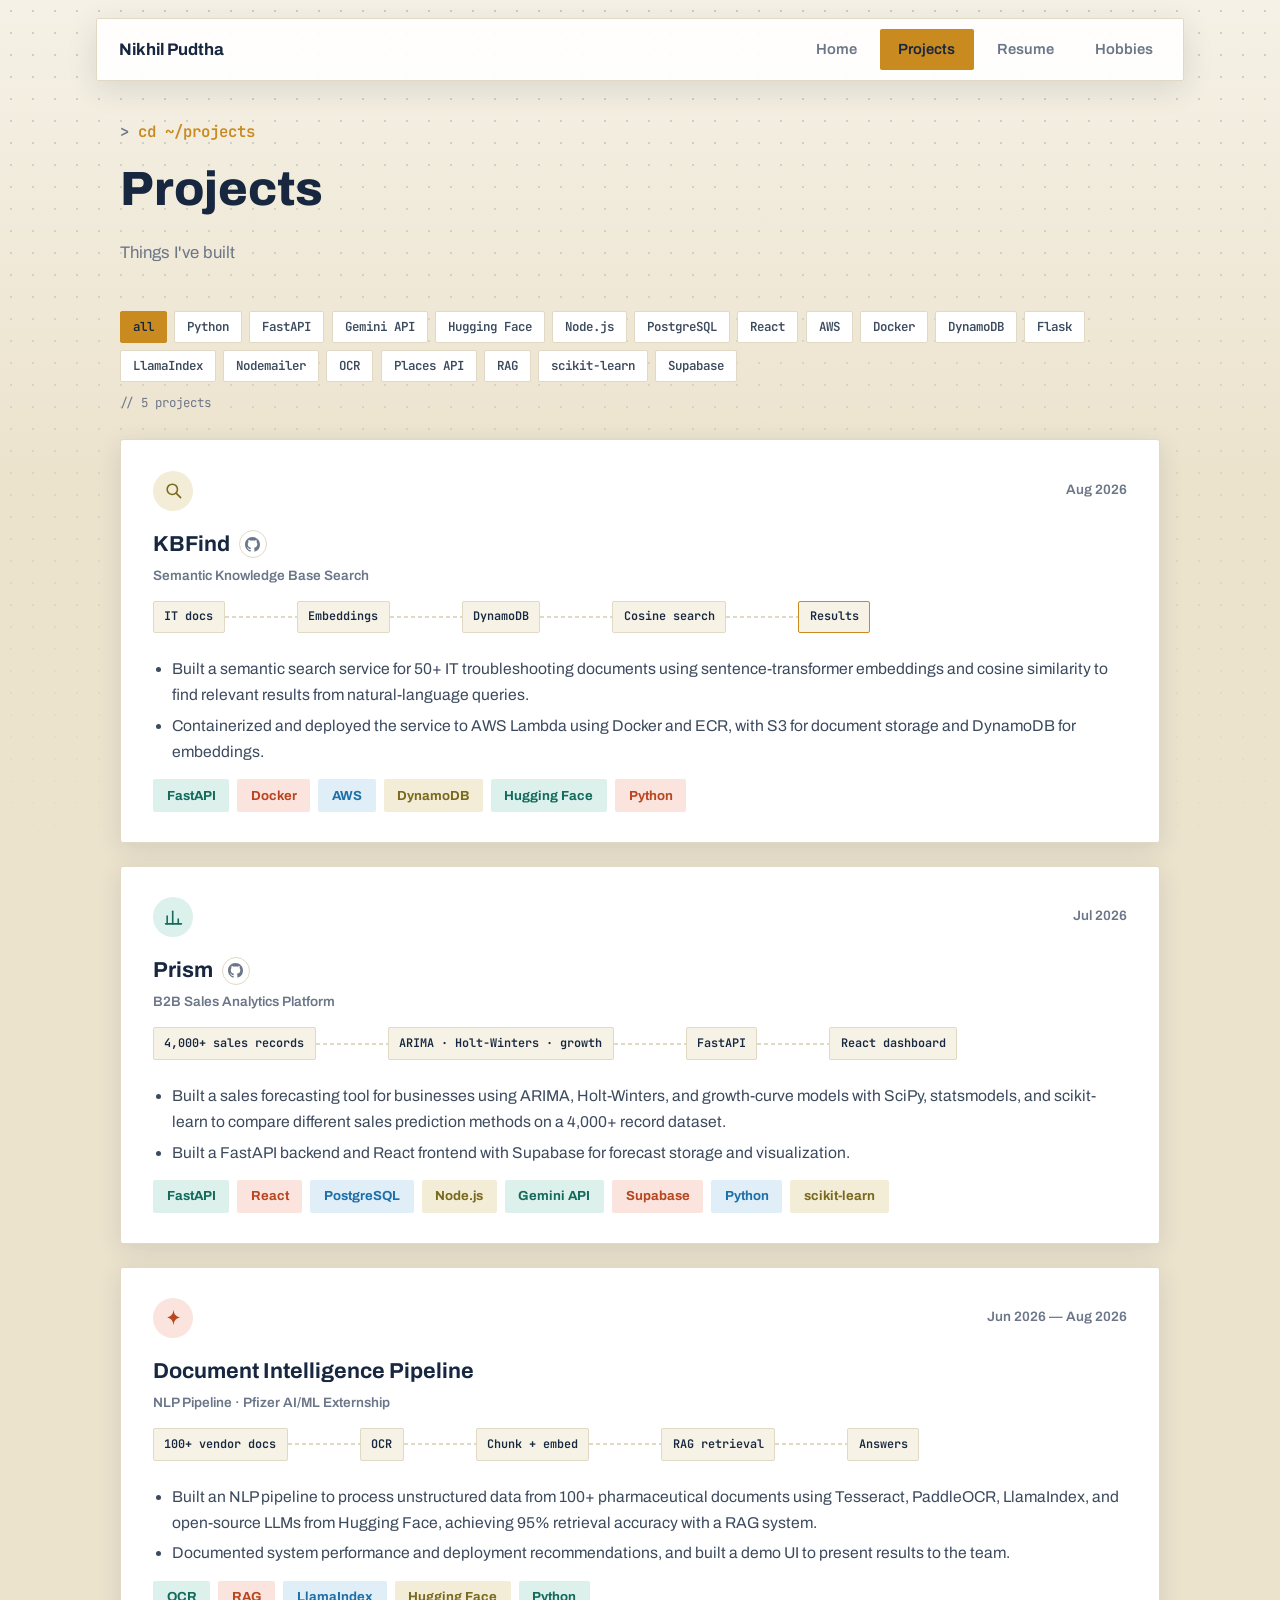
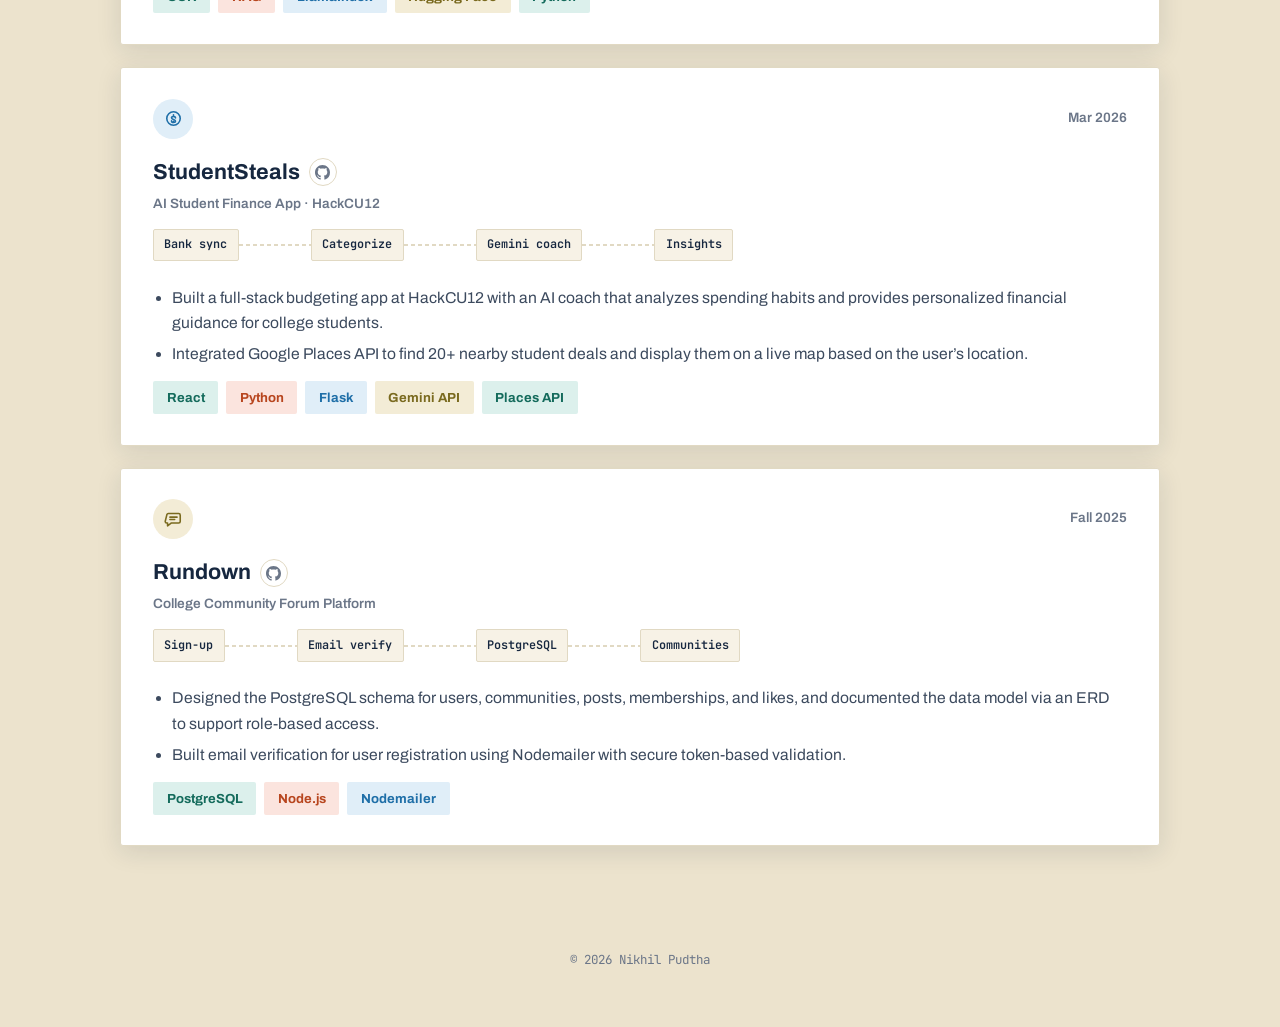
<file: projects.html>
<!doctype html>
<html lang="en">
<head>
  <meta charset="utf-8">
  <meta name="viewport" content="width=device-width, initial-scale=1">
  <title>Projects — Nikhil Pudtha</title>
  <meta name="description" content="Things Nikhil Pudtha has built.">
  <link rel="preconnect" href="https://fonts.googleapis.com">
  <link rel="preconnect" href="https://fonts.gstatic.com" crossorigin>
  <link href="https://fonts.googleapis.com/css2?family=Archivo:ital,wght@0,400;0,500;0,600;0,700;0,800;1,400&family=JetBrains+Mono:wght@500;600&display=swap" rel="stylesheet">
  <link rel="stylesheet" href="style.css">
  <script src="main.js" defer></script>
</head>
<body>

  <svg viewBox="0 0 24 24" width="0" height="0" style="position:absolute">
    <defs>
      <g id="ico-chart" fill="none" stroke="currentColor" stroke-width="2" stroke-linecap="round" stroke-linejoin="round">
        <line x1="4" y1="20" x2="4" y2="10"></line>
        <line x1="11" y1="20" x2="11" y2="4"></line>
        <line x1="18" y1="20" x2="18" y2="14"></line>
        <line x1="2" y1="20" x2="22" y2="20"></line>
      </g>
      <g id="ico-spark" fill="currentColor" stroke="none">
        <path d="M12 2 C12.6 7.2 13.8 10.2 20 12 C13.8 13.8 12.6 16.8 12 22 C11.4 16.8 10.2 13.8 4 12 C10.2 10.2 11.4 7.2 12 2 Z"></path>
      </g>
      <g id="ico-coin" fill="none" stroke="currentColor" stroke-width="2" stroke-linecap="round" stroke-linejoin="round">
        <circle cx="12" cy="12" r="8.5"></circle>
        <path d="M9.5 15c0 1.1 1.1 2 2.5 2s2.5-.7 2.5-1.8c0-2.6-5-1.4-5-4 0-1.1 1.1-1.8 2.5-1.8s2.5.9 2.5 2"></path>
        <line x1="12" y1="7.3" x2="12" y2="8.4"></line>
        <line x1="12" y1="15.6" x2="12" y2="16.7"></line>
      </g>
      <g id="ico-chat" fill="none" stroke="currentColor" stroke-width="2" stroke-linecap="round" stroke-linejoin="round">
        <path d="M3.5 6.5A2 2 0 0 1 5.5 4.5h13a2 2 0 0 1 2 2v8a2 2 0 0 1-2 2H9l-4.5 3.5V16.5h-1a2 2 0 0 1-2-2Z"></path>
        <line x1="7.5" y1="9" x2="16.5" y2="9"></line>
        <line x1="7.5" y1="12" x2="13.5" y2="12"></line>
      </g>
      <g id="ico-search" fill="none" stroke="currentColor" stroke-width="2" stroke-linecap="round" stroke-linejoin="round">
        <circle cx="10.5" cy="10.5" r="6.5"></circle>
        <line x1="15.3" y1="15.3" x2="21" y2="21"></line>
      </g>
      <g id="ico-github-mark" fill="currentColor" stroke="none">
        <path d="M8 0C3.58 0 0 3.58 0 8c0 3.54 2.29 6.53 5.47 7.59.4.07.55-.17.55-.38 0-.19-.01-.82-.01-1.49-2.01.37-2.53-.49-2.69-.94-.09-.23-.48-.94-.82-1.13-.28-.15-.68-.52-.01-.53.63-.01 1.08.58 1.23.82.72 1.21 1.87.87 2.33.66.07-.52.28-.87.51-1.07-1.78-.2-3.64-.89-3.64-3.95 0-.87.31-1.59.82-2.15-.08-.2-.36-1.02.08-2.12 0 0 .67-.21 2.2.82.64-.18 1.32-.27 2-.27.68 0 1.36.09 2 .27 1.53-1.04 2.2-.82 2.2-.82.44 1.1.16 1.92.08 2.12.51.56.82 1.27.82 2.15 0 3.07-1.87 3.75-3.65 3.95.29.25.54.73.54 1.48 0 1.07-.01 1.93-.01 2.2 0 .21.15.46.55.38A8.013 8.013 0 0 0 16 8c0-4.42-3.58-8-8-8z"></path>
      </g>
    </defs>
  </svg>

  <header class="navbar">
    <nav class="navpill">
      <a class="brand" href="index.html">Nikhil Pudtha</a>
      <ul class="navlinks">
        <li><a href="index.html">Home</a></li>
        <li><a href="projects.html" aria-current="page">Projects</a></li>
        <li><a href="resume.html">Resume</a></li>
        <li><a href="hobbies.html">Hobbies</a></li>
      </ul>
    </nav>
  </header>

  <main>
    <div class="wrap">
      <div class="page-head">
        <div class="eyebrow"><span class="eyebrow-prompt">&gt;</span> cd ~/projects</div>
        <h2 class="page-title">Projects</h2>
        <p class="page-sub">Things I've built</p>
      </div>

      <div class="stack-filter" role="toolbar" aria-label="Filter projects by technology"></div>

      <div class="project-list">

        <article class="project-card">
          <div class="project-top">
            <span class="icon-circle ic-4"><svg viewBox="0 0 24 24"><use href="#ico-search"></use></svg></span>
            <span class="project-date">Aug 2026</span>
          </div>
          <div class="project-title-row">
            <h3>KBFind</h3>
            <a class="gh-link" href="https://github.com/nipu345/KBFind" target="_blank" rel="noopener noreferrer" aria-label="View KBFind on GitHub"><svg viewBox="0 0 16 16" width="15" height="15"><use href="#ico-github-mark"></use></svg></a>
          </div>
          <div class="project-kicker">Semantic Knowledge Base Search</div>
          <div class="pipeline" data-stages="IT docs|Embeddings|DynamoDB|Cosine search|Results"></div>
          <ul>
            <li>Built a semantic search service for 50+ IT troubleshooting documents using sentence-transformer embeddings and cosine similarity to find relevant results from natural-language queries.</li>
            <li>Containerized and deployed the service to AWS Lambda using Docker and ECR, with S3 for document storage and DynamoDB for embeddings.</li>
          </ul>
          <div class="tags">
            <span class="tag" style="background:var(--tag1-bg);color:var(--tag1-text)">FastAPI</span>
            <span class="tag" style="background:var(--tag2-bg);color:var(--tag2-text)">Docker</span>
            <span class="tag" style="background:var(--tag3-bg);color:var(--tag3-text)">AWS</span>
            <span class="tag" style="background:var(--tag4-bg);color:var(--tag4-text)">DynamoDB</span>
            <span class="tag" style="background:var(--tag1-bg);color:var(--tag1-text)">Hugging Face</span>
            <span class="tag" style="background:var(--tag2-bg);color:var(--tag2-text)">Python</span>
          </div>
        </article>

        <article class="project-card">
          <div class="project-top">
            <span class="icon-circle ic-1"><svg viewBox="0 0 24 24"><use href="#ico-chart"></use></svg></span>
            <span class="project-date">Jul 2026</span>
          </div>
          <div class="project-title-row">
            <h3>Prism</h3>
            <a class="gh-link" href="https://github.com/nipu345/prism" target="_blank" rel="noopener noreferrer" aria-label="View Prism on GitHub"><svg viewBox="0 0 16 16" width="15" height="15"><use href="#ico-github-mark"></use></svg></a>
          </div>
          <div class="project-kicker">B2B Sales Analytics Platform</div>
          <div class="pipeline" data-stages="4,000+ sales records|ARIMA · Holt-Winters · growth|FastAPI|React dashboard"></div>
          <ul>
            <li>Built a sales forecasting tool for businesses using ARIMA, Holt-Winters, and growth-curve models with SciPy, statsmodels, and scikit-learn to compare different sales prediction methods on a 4,000+ record dataset.</li>
            <li>Built a FastAPI backend and React frontend with Supabase for forecast storage and visualization.</li>
          </ul>
          <div class="tags">
            <span class="tag" style="background:var(--tag1-bg);color:var(--tag1-text)">FastAPI</span>
            <span class="tag" style="background:var(--tag2-bg);color:var(--tag2-text)">React</span>
            <span class="tag" style="background:var(--tag3-bg);color:var(--tag3-text)">PostgreSQL</span>
            <span class="tag" style="background:var(--tag4-bg);color:var(--tag4-text)">Node.js</span>
            <span class="tag" style="background:var(--tag1-bg);color:var(--tag1-text)">Gemini API</span>
            <span class="tag" style="background:var(--tag2-bg);color:var(--tag2-text)">Supabase</span>
            <span class="tag" style="background:var(--tag3-bg);color:var(--tag3-text)">Python</span>
            <span class="tag" style="background:var(--tag4-bg);color:var(--tag4-text)">scikit-learn</span>
          </div>
        </article>

        <article class="project-card">
          <div class="project-top">
            <span class="icon-circle ic-2"><svg viewBox="0 0 24 24"><use href="#ico-spark"></use></svg></span>
            <span class="project-date">Jun 2026 — Aug 2026</span>
          </div>
          <div class="project-title-row">
            <h3>Document Intelligence Pipeline</h3>
          </div>
          <div class="project-kicker">NLP Pipeline &middot; Pfizer AI/ML Externship</div>
          <div class="pipeline" data-stages="100+ vendor docs|OCR|Chunk + embed|RAG retrieval|Answers"></div>
          <ul>
            <li>Built an NLP pipeline to process unstructured data from 100+ pharmaceutical documents using Tesseract, PaddleOCR, LlamaIndex, and open-source LLMs from Hugging Face, achieving 95% retrieval accuracy with a RAG system.</li>
            <li>Documented system performance and deployment recommendations, and built a demo UI to present results to the team.</li>
          </ul>
          <div class="tags">
            <span class="tag" style="background:var(--tag1-bg);color:var(--tag1-text)">OCR</span>
            <span class="tag" style="background:var(--tag2-bg);color:var(--tag2-text)">RAG</span>
            <span class="tag" style="background:var(--tag3-bg);color:var(--tag3-text)">LlamaIndex</span>
            <span class="tag" style="background:var(--tag4-bg);color:var(--tag4-text)">Hugging Face</span>
            <span class="tag" style="background:var(--tag1-bg);color:var(--tag1-text)">Python</span>
          </div>
        </article>

        <article class="project-card">
          <div class="project-top">
            <span class="icon-circle ic-3"><svg viewBox="0 0 24 24"><use href="#ico-coin"></use></svg></span>
            <span class="project-date">Mar 2026</span>
          </div>
          <div class="project-title-row">
            <h3>StudentSteals</h3>
            <a class="gh-link" href="https://github.com/nipu345/StudentSteals" target="_blank" rel="noopener noreferrer" aria-label="View StudentSteals on GitHub"><svg viewBox="0 0 16 16" width="15" height="15"><use href="#ico-github-mark"></use></svg></a>
          </div>
          <div class="project-kicker">AI Student Finance App &middot; HackCU12</div>
          <div class="pipeline" data-stages="Bank sync|Categorize|Gemini coach|Insights"></div>
          <ul>
            <li>Built a full-stack budgeting app at HackCU12 with an AI coach that analyzes spending habits and provides personalized financial guidance for college students.</li>
            <li>Integrated Google Places API to find 20+ nearby student deals and display them on a live map based on the user&rsquo;s location.</li>
          </ul>
          <div class="tags">
            <span class="tag" style="background:var(--tag1-bg);color:var(--tag1-text)">React</span>
            <span class="tag" style="background:var(--tag2-bg);color:var(--tag2-text)">Python</span>
            <span class="tag" style="background:var(--tag3-bg);color:var(--tag3-text)">Flask</span>
            <span class="tag" style="background:var(--tag4-bg);color:var(--tag4-text)">Gemini API</span>
            <span class="tag" style="background:var(--tag1-bg);color:var(--tag1-text)">Places API</span>
          </div>
        </article>

        <article class="project-card">
          <div class="project-top">
            <span class="icon-circle ic-4"><svg viewBox="0 0 24 24"><use href="#ico-chat"></use></svg></span>
            <span class="project-date">Fall 2025</span>
          </div>
          <div class="project-title-row">
            <h3>Rundown</h3>
            <a class="gh-link" href="https://github.com/nipu345/Rundown" target="_blank" rel="noopener noreferrer" aria-label="View Rundown on GitHub"><svg viewBox="0 0 16 16" width="15" height="15"><use href="#ico-github-mark"></use></svg></a>
          </div>
          <div class="project-kicker">College Community Forum Platform</div>
          <div class="pipeline" data-stages="Sign-up|Email verify|PostgreSQL|Communities"></div>
          <ul>
            <li>Designed the PostgreSQL schema for users, communities, posts, memberships, and likes, and documented the data model via an ERD to support role-based access.</li>
            <li>Built email verification for user registration using Nodemailer with secure token-based validation.</li>
          </ul>
          <div class="tags">
            <span class="tag" style="background:var(--tag1-bg);color:var(--tag1-text)">PostgreSQL</span>
            <span class="tag" style="background:var(--tag2-bg);color:var(--tag2-text)">Node.js</span>
            <span class="tag" style="background:var(--tag3-bg);color:var(--tag3-text)">Nodemailer</span>
          </div>
        </article>

      </div>
    </div>

    <footer>&copy; 2026 Nikhil Pudtha</footer>
  </main>

</body>
</html>
</file>
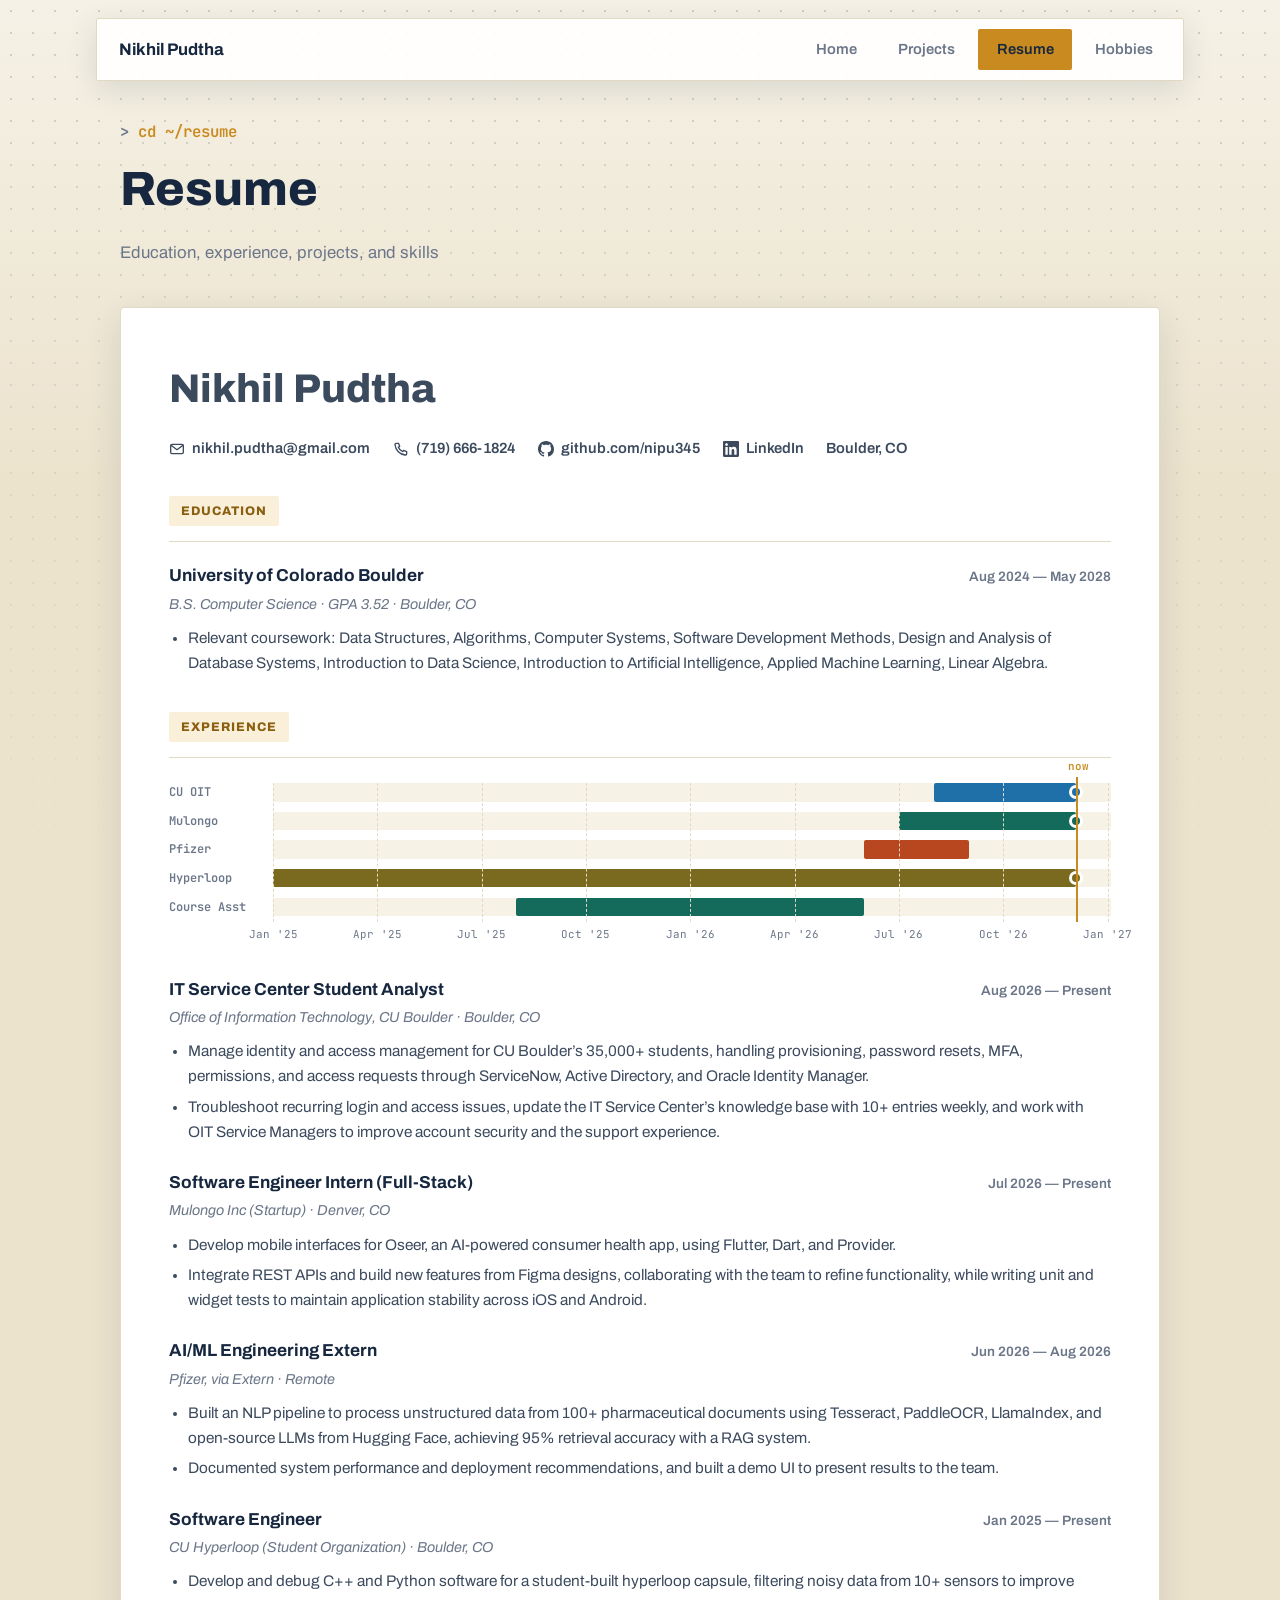
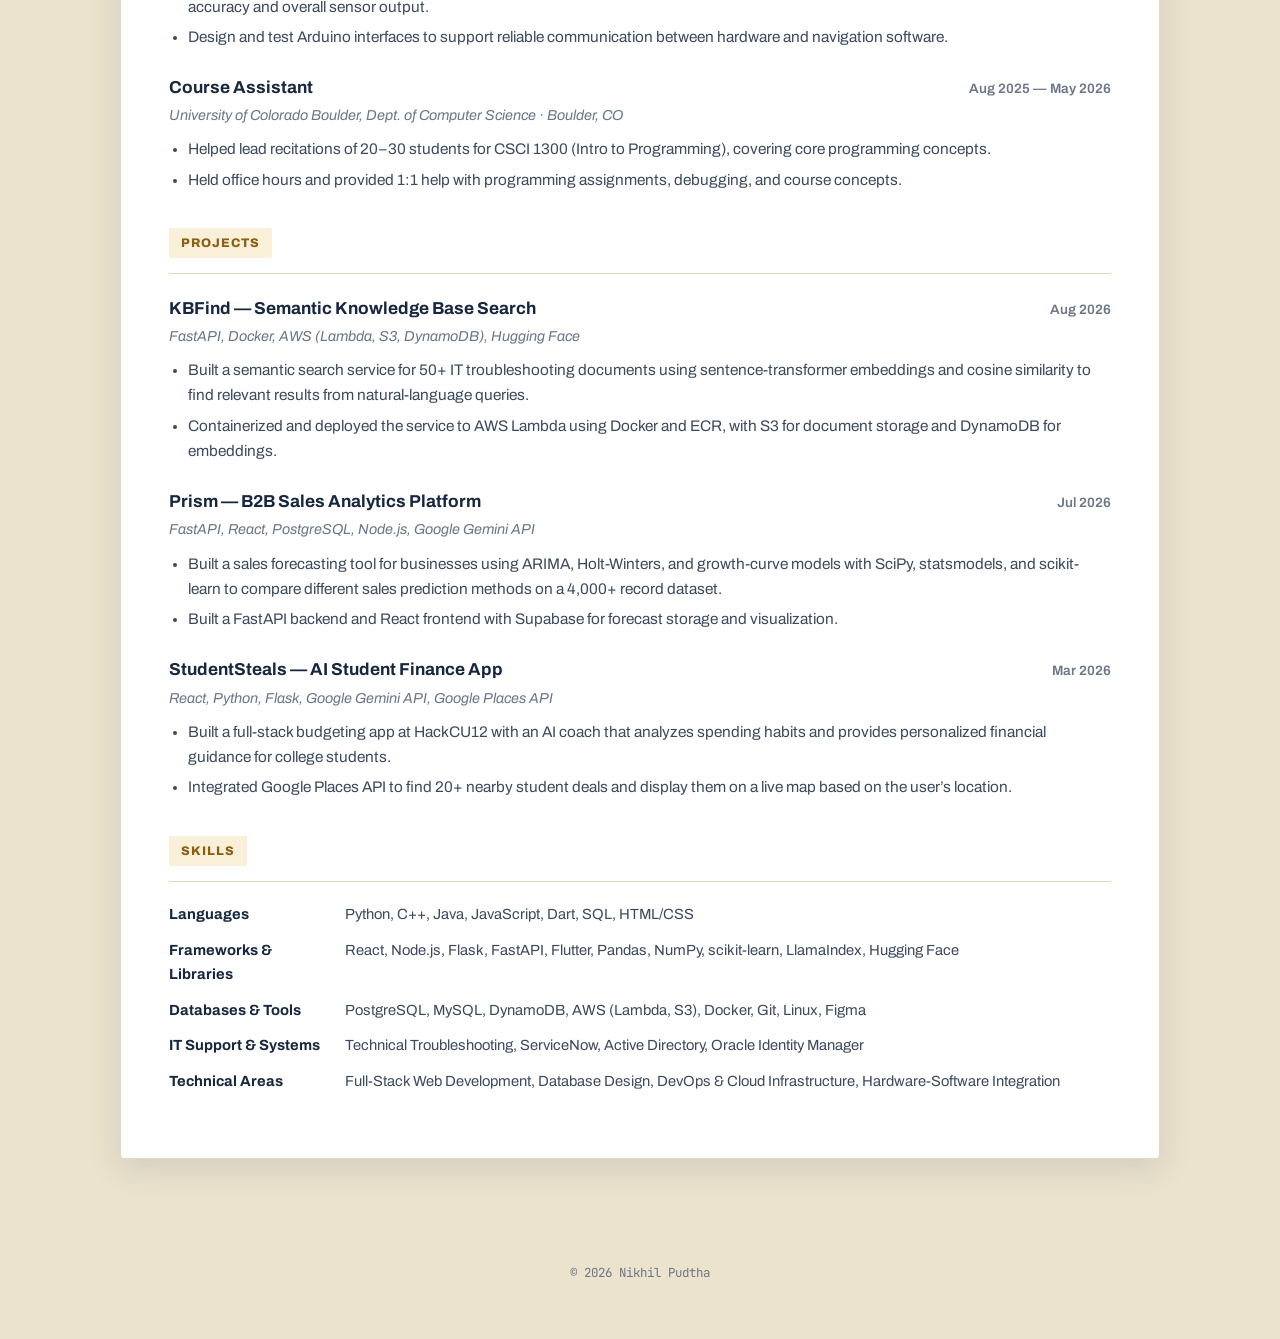
<file: resume.html>
<!doctype html>
<html lang="en">
<head>
  <meta charset="utf-8">
  <meta name="viewport" content="width=device-width, initial-scale=1">
  <title>Resume — Nikhil Pudtha</title>
  <meta name="description" content="Education, experience, and skills for Nikhil Pudtha.">
  <link rel="preconnect" href="https://fonts.googleapis.com">
  <link rel="preconnect" href="https://fonts.gstatic.com" crossorigin>
  <link href="https://fonts.googleapis.com/css2?family=Archivo:ital,wght@0,400;0,500;0,600;0,700;0,800;1,400&family=JetBrains+Mono:wght@500;600&display=swap" rel="stylesheet">
  <link rel="stylesheet" href="style.css">
  <script src="main.js" defer></script>
</head>
<body>

  <svg viewBox="0 0 24 24" width="0" height="0" style="position:absolute">
    <defs>
      <g id="ico-mail" fill="none" stroke="currentColor" stroke-width="2" stroke-linecap="round" stroke-linejoin="round">
        <rect x="2.5" y="5" width="19" height="14" rx="2"></rect>
        <polyline points="3,6.5 12,13 21,6.5"></polyline>
      </g>
      <g id="ico-phone" fill="none" stroke="currentColor" stroke-width="2" stroke-linecap="round" stroke-linejoin="round">
        <path d="M5 3.5h3.2L10 8l-2 1.4a12 12 0 0 0 6.6 6.6L16 14l4.5 1.8V19a2 2 0 0 1-2.2 2A17 17 0 0 1 3 5.7 2 2 0 0 1 5 3.5Z"></path>
      </g>
      <g id="ico-github-mark" fill="currentColor" stroke="none">
        <path d="M8 0C3.58 0 0 3.58 0 8c0 3.54 2.29 6.53 5.47 7.59.4.07.55-.17.55-.38 0-.19-.01-.82-.01-1.49-2.01.37-2.53-.49-2.69-.94-.09-.23-.48-.94-.82-1.13-.28-.15-.68-.52-.01-.53.63-.01 1.08.58 1.23.82.72 1.21 1.87.87 2.33.66.07-.52.28-.87.51-1.07-1.78-.2-3.64-.89-3.64-3.95 0-.87.31-1.59.82-2.15-.08-.2-.36-1.02.08-2.12 0 0 .67-.21 2.2.82.64-.18 1.32-.27 2-.27.68 0 1.36.09 2 .27 1.53-1.04 2.2-.82 2.2-.82.44 1.1.16 1.92.08 2.12.51.56.82 1.27.82 2.15 0 3.07-1.87 3.75-3.65 3.95.29.25.54.73.54 1.48 0 1.07-.01 1.93-.01 2.2 0 .21.15.46.55.38A8.013 8.013 0 0 0 16 8c0-4.42-3.58-8-8-8z"></path>
      </g>
      <g id="ico-profile" fill="none" stroke="currentColor" stroke-width="2" stroke-linecap="round" stroke-linejoin="round">
        <rect x="2.5" y="4.5" width="19" height="15" rx="2.2"></rect>
        <circle cx="9" cy="11" r="2.3"></circle>
        <path d="M5.5 17c0.6-2.2 2.2-3.3 3.5-3.3s2.9 1.1 3.5 3.3"></path>
        <line x1="15.5" y1="9.3" x2="18.5" y2="9.3"></line>
        <line x1="15.5" y1="12.2" x2="18.5" y2="12.2"></line>
      </g>
      <g id="ico-linkedin-mark" fill="currentColor" stroke="none">
        <path d="M20.447 20.452h-3.554v-5.569c0-1.328-.027-3.037-1.852-3.037-1.853 0-2.136 1.445-2.136 2.939v5.667H9.351V9h3.414v1.561h.046c.477-.9 1.637-1.85 3.37-1.85 3.601 0 4.267 2.37 4.267 5.455v6.286zM5.337 7.433c-1.144 0-2.063-.926-2.063-2.065 0-1.138.92-2.063 2.063-2.063 1.14 0 2.064.925 2.064 2.063 0 1.139-.925 2.065-2.064 2.065zm1.782 13.019H3.555V9h3.564v11.452zM22.225 0H1.771C.792 0 0 .774 0 1.729v20.542C0 23.227.792 24 1.771 24h20.451C23.2 24 24 23.227 24 22.271V1.729C24 .774 23.2 0 22.222 0h.003z"></path>
      </g>
    </defs>
  </svg>

  <header class="navbar">
    <nav class="navpill">
      <a class="brand" href="index.html">Nikhil Pudtha</a>
      <ul class="navlinks">
        <li><a href="index.html">Home</a></li>
        <li><a href="projects.html">Projects</a></li>
        <li><a href="resume.html" aria-current="page">Resume</a></li>
        <li><a href="hobbies.html">Hobbies</a></li>
      </ul>
    </nav>
  </header>

  <main>
    <div class="wrap">
      <div class="page-head" style="padding-bottom: 1.5rem;">
        <div class="eyebrow"><span class="eyebrow-prompt">&gt;</span> cd ~/resume</div>
        <h2 class="page-title">Resume</h2>
        <p class="page-sub">Education, experience, projects, and skills</p>
      </div>

      <div class="resume-card">
        <div class="resume-name">Nikhil Pudtha</div>
        <div class="resume-contact">
          <a href="mailto:nikhil.pudtha@gmail.com"><svg viewBox="0 0 24 24" width="16" height="16"><use href="#ico-mail"></use></svg>nikhil.pudtha@gmail.com</a>
          <a href="tel:+17196661824"><svg viewBox="0 0 24 24" width="16" height="16"><use href="#ico-phone"></use></svg>(719) 666-1824</a>
          <a href="https://github.com/nipu345" target="_blank" rel="noopener noreferrer"><svg viewBox="0 0 16 16" width="16" height="16"><use href="#ico-github-mark"></use></svg>github.com/nipu345</a>
          <a href="https://www.linkedin.com/in/nikhil-pudtha-5aa16b243" target="_blank" rel="noopener noreferrer"><svg viewBox="0 0 24 24" width="16" height="16"><use href="#ico-linkedin-mark"></use></svg>LinkedIn</a>
          <span>Boulder, CO</span>
        </div>

        <div class="r-section">
          <span class="r-label">Education</span>
          <hr class="r-divider">
          <div class="r-entry">
            <div class="r-entry-top">
              <span class="r-entry-title">University of Colorado Boulder</span>
              <span class="r-entry-date">Aug 2024 — May 2028</span>
            </div>
            <div class="r-entry-sub">B.S. Computer Science &middot; GPA 3.52 &middot; Boulder, CO</div>
            <ul>
              <li>Relevant coursework: Data Structures, Algorithms, Computer Systems, Software Development Methods, Design and Analysis of Database Systems, Introduction to Data Science, Introduction to Artificial Intelligence, Applied Machine Learning, Linear Algebra.</li>
            </ul>
          </div>
        </div>

        <div class="r-section">
          <span class="r-label">Experience</span>
          <hr class="r-divider">
          <div class="timeline" aria-hidden="true"></div>

          <div class="r-entry" data-start="2026-08" data-short="CU OIT" data-tag="3">
            <div class="r-entry-top">
              <span class="r-entry-title">IT Service Center Student Analyst</span>
              <span class="r-entry-date">Aug 2026 — Present</span>
            </div>
            <div class="r-entry-sub">Office of Information Technology, CU Boulder &middot; Boulder, CO</div>
            <ul>
              <li>Manage identity and access management for CU Boulder&rsquo;s 35,000+ students, handling provisioning, password resets, MFA, permissions, and access requests through ServiceNow, Active Directory, and Oracle Identity Manager.</li>
              <li>Troubleshoot recurring login and access issues, update the IT Service Center&rsquo;s knowledge base with 10+ entries weekly, and work with OIT Service Managers to improve account security and the support experience.</li>
            </ul>
          </div>

          <div class="r-entry" data-start="2026-07" data-short="Mulongo" data-tag="1">
            <div class="r-entry-top">
              <span class="r-entry-title">Software Engineer Intern (Full-Stack)</span>
              <span class="r-entry-date">Jul 2026 — Present</span>
            </div>
            <div class="r-entry-sub">Mulongo Inc (Startup) &middot; Denver, CO</div>
            <ul>
              <li>Develop mobile interfaces for Oseer, an AI-powered consumer health app, using Flutter, Dart, and Provider.</li>
              <li>Integrate REST APIs and build new features from Figma designs, collaborating with the team to refine functionality, while writing unit and widget tests to maintain application stability across iOS and Android.</li>
            </ul>
          </div>

          <div class="r-entry" data-start="2026-06" data-end="2026-08" data-short="Pfizer" data-tag="2">
            <div class="r-entry-top">
              <span class="r-entry-title">AI/ML Engineering Extern</span>
              <span class="r-entry-date">Jun 2026 — Aug 2026</span>
            </div>
            <div class="r-entry-sub">Pfizer, via Extern &middot; Remote</div>
            <ul>
              <li>Built an NLP pipeline to process unstructured data from 100+ pharmaceutical documents using Tesseract, PaddleOCR, LlamaIndex, and open-source LLMs from Hugging Face, achieving 95% retrieval accuracy with a RAG system.</li>
              <li>Documented system performance and deployment recommendations, and built a demo UI to present results to the team.</li>
            </ul>
          </div>

          <div class="r-entry" data-start="2025-01" data-short="Hyperloop" data-tag="4">
            <div class="r-entry-top">
              <span class="r-entry-title">Software Engineer</span>
              <span class="r-entry-date">Jan 2025 — Present</span>
            </div>
            <div class="r-entry-sub">CU Hyperloop (Student Organization) &middot; Boulder, CO</div>
            <ul>
              <li>Develop and debug C++ and Python software for a student-built hyperloop capsule, filtering noisy data from 10+ sensors to improve accuracy and overall sensor output.</li>
              <li>Design and test Arduino interfaces to support reliable communication between hardware and navigation software.</li>
            </ul>
          </div>

          <div class="r-entry" data-start="2025-08" data-end="2026-05" data-short="Course Asst" data-tag="1">
            <div class="r-entry-top">
              <span class="r-entry-title">Course Assistant</span>
              <span class="r-entry-date">Aug 2025 — May 2026</span>
            </div>
            <div class="r-entry-sub">University of Colorado Boulder, Dept. of Computer Science &middot; Boulder, CO</div>
            <ul>
              <li>Helped lead recitations of 20&ndash;30 students for CSCI 1300 (Intro to Programming), covering core programming concepts.</li>
              <li>Held office hours and provided 1:1 help with programming assignments, debugging, and course concepts.</li>
            </ul>
          </div>
        </div>

        <div class="r-section">
          <span class="r-label">Projects</span>
          <hr class="r-divider">

          <div class="r-entry">
            <div class="r-entry-top">
              <span class="r-entry-title">KBFind &mdash; Semantic Knowledge Base Search</span>
              <span class="r-entry-date">Aug 2026</span>
            </div>
            <div class="r-entry-sub">FastAPI, Docker, AWS (Lambda, S3, DynamoDB), Hugging Face</div>
            <ul>
              <li>Built a semantic search service for 50+ IT troubleshooting documents using sentence-transformer embeddings and cosine similarity to find relevant results from natural-language queries.</li>
              <li>Containerized and deployed the service to AWS Lambda using Docker and ECR, with S3 for document storage and DynamoDB for embeddings.</li>
            </ul>
          </div>

          <div class="r-entry">
            <div class="r-entry-top">
              <span class="r-entry-title">Prism &mdash; B2B Sales Analytics Platform</span>
              <span class="r-entry-date">Jul 2026</span>
            </div>
            <div class="r-entry-sub">FastAPI, React, PostgreSQL, Node.js, Google Gemini API</div>
            <ul>
              <li>Built a sales forecasting tool for businesses using ARIMA, Holt-Winters, and growth-curve models with SciPy, statsmodels, and scikit-learn to compare different sales prediction methods on a 4,000+ record dataset.</li>
              <li>Built a FastAPI backend and React frontend with Supabase for forecast storage and visualization.</li>
            </ul>
          </div>

          <div class="r-entry">
            <div class="r-entry-top">
              <span class="r-entry-title">StudentSteals &mdash; AI Student Finance App</span>
              <span class="r-entry-date">Mar 2026</span>
            </div>
            <div class="r-entry-sub">React, Python, Flask, Google Gemini API, Google Places API</div>
            <ul>
              <li>Built a full-stack budgeting app at HackCU12 with an AI coach that analyzes spending habits and provides personalized financial guidance for college students.</li>
              <li>Integrated Google Places API to find 20+ nearby student deals and display them on a live map based on the user&rsquo;s location.</li>
            </ul>
          </div>
        </div>

        <div class="r-section">
          <span class="r-label">Skills</span>
          <hr class="r-divider">
          <dl class="skills-grid">
            <dt>Languages</dt><dd>Python, C++, Java, JavaScript, Dart, SQL, HTML/CSS</dd>
            <dt>Frameworks &amp; Libraries</dt><dd>React, Node.js, Flask, FastAPI, Flutter, Pandas, NumPy, scikit-learn, LlamaIndex, Hugging Face</dd>
            <dt>Databases &amp; Tools</dt><dd>PostgreSQL, MySQL, DynamoDB, AWS (Lambda, S3), Docker, Git, Linux, Figma</dd>
            <dt>IT Support &amp; Systems</dt><dd>Technical Troubleshooting, ServiceNow, Active Directory, Oracle Identity Manager</dd>
            <dt>Technical Areas</dt><dd>Full-Stack Web Development, Database Design, DevOps &amp; Cloud Infrastructure, Hardware-Software Integration</dd>
          </dl>
        </div>
      </div>
    </div>

    <footer>&copy; 2026 Nikhil Pudtha</footer>
  </main>

</body>
</html>
</file>
<file: style.css>
/* =========================================================
   Nikhil Pudtha — Portfolio Stylesheet
   -----------------------------------------------------------
   This file controls colors, fonts, spacing and layout for
   every page. Page content (text, links) lives in the .html
   files — edit those for wording changes, edit this file for
   look-and-feel changes.

   Color / spacing values are defined once at the top as CSS
   variables (the --name: value; lines below) so you can retheme
   the whole site by changing a handful of lines.
   ========================================================= */

:root{
  /* ---- Light theme (default): warm sand + navy ink, mustard accent ---- */
  --bg-a: #f5f1e6;
  --bg-b: #ece3cd;
  --surface: #ffffff;
  --surface-2: #f7f2e6;
  --ink: #16273f;
  --text: #3c4a5e;
  --text-muted: #6b7688;
  --border: #e1d9c3;
  --shadow: rgba(22, 39, 63, 0.12);

  --accent: #c98a1f;
  --accent-hover: #ad750f;
  --accent-ink: #16273f;
  --accent-soft-bg: #faf0da;
  --accent-soft-text: #8a5f10;

  /* Tag / icon color rotation — used for badges, project tags,
     and icon circles so items read as a coordinated set */
  --tag1-bg: #dcf0ec; --tag1-text: #146b5c;
  --tag2-bg: #fbe4de; --tag2-text: #b8461f;
  --tag3-bg: #e0eef8; --tag3-text: #1f6fa8;
  --tag4-bg: #f3ecd6; --tag4-text: #7a6a1f;

  --sans: "Archivo", "Segoe UI", system-ui, sans-serif;
  --mono: "JetBrains Mono", ui-monospace, "SF Mono", Menlo, monospace;
  --radius-lg: 4px;
  --radius-md: 3px;
  --radius-sm: 2px;
}

/* ---- Dark theme: follows the visitor's OS/browser setting.
   Delete this whole block if you only ever want the light theme. ---- */
@media (prefers-color-scheme: dark){
  :root{
    --bg-a: #0f1b2d; --bg-b: #14243b;
    --surface: #16273f; --surface-2: #1b2e49;
    --ink: #f4f1e8; --text: #c4ccd8; --text-muted: #8695ab;
    --border: #26395a; --shadow: rgba(0,0,0,0.45);
    --accent: #e0a339; --accent-hover: #eeb454; --accent-ink: #16273f;
    --accent-soft-bg: #3a2f16; --accent-soft-text: #f0c368;
    --tag1-bg: #123a34; --tag1-text: #6cd9c5;
    --tag2-bg: #3a1f16; --tag2-text: #f0906b;
    --tag3-bg: #16283a; --tag3-text: #7ec0f0;
    --tag4-bg: #34301a; --tag4-text: #e0cf7a;
  }
}

*{ box-sizing: border-box; }
@media (prefers-reduced-motion: reduce){ *{ animation: none !important; transition: none !important; } }

/* Smooth cross-fade between pages (browsers without support just navigate normally) */
@view-transition{ navigation: auto; }
.navbar{ view-transition-name: navbar; }

body{
  margin: 0;
  background: linear-gradient(180deg, var(--bg-a), var(--bg-b) 480px, var(--bg-b));
  color: var(--text);
  font-family: var(--sans);
  font-size: 17px;
  line-height: 1.65;
  -webkit-font-smoothing: antialiased;
}
a{ color: inherit; }
::selection{ background: var(--accent); color: var(--accent-ink); }
img{ max-width: 100%; display: block; }

/* Faint dot grid behind the top of every page, fading out as you scroll down */
body::before{
  content: ""; position: absolute; inset: 0 0 auto; height: 900px; z-index: -1;
  background-image: radial-gradient(color-mix(in srgb, var(--text-muted) 30%, transparent) 1px, transparent 1.5px);
  background-size: 22px 22px;
  -webkit-mask-image: linear-gradient(180deg, #000, transparent);
          mask-image: linear-gradient(180deg, #000, transparent);
  pointer-events: none;
}
body{ position: relative; }

.wrap{ max-width: 68rem; margin: 0 auto; padding: 0 1.5rem; }

h1,h2,h3{ font-family: var(--sans); color: var(--ink); margin: 0; text-wrap: balance; }

/* ---------- NAV ---------- */
.navbar{
  position: sticky; top: 1.1rem; z-index: 50;
  display: flex; justify-content: center;
  padding: 0 1.5rem;
}
.navpill{
  width: 100%; max-width: 68rem;
  display: flex; align-items: center; justify-content: space-between;
  gap: 1rem;
  background: color-mix(in srgb, var(--surface) 92%, transparent);
  backdrop-filter: blur(14px);
  border: 1px solid var(--border);
  border-radius: var(--radius-sm);
  padding: 0.6rem 0.7rem 0.6rem 1.4rem;
  box-shadow: 0 8px 30px var(--shadow);
}
.brand{
  font-weight: 700; font-size: 1.05rem; color: var(--ink); text-decoration: none;
  white-space: nowrap;
}
.navlinks{ display: flex; gap: 0.3rem; list-style: none; margin: 0; padding: 0; }
.navlinks a{
  font-family: var(--sans);
  display: inline-block;
  font-size: 0.92rem; font-weight: 600; color: var(--text-muted);
  padding: 0.55rem 1.15rem; border-radius: var(--radius-sm);
  text-decoration: none;
  transition: background .15s ease, color .15s ease;
}
.navlinks a:hover{ color: var(--ink); }
.navlinks a[aria-current="page"]{ background: var(--accent); color: var(--accent-ink); }

main{ padding-top: 2.5rem; }

/* ---------- HOME / HERO ---------- */
.hero{
  padding: 3.5rem 0 4.5rem;
  display: grid; grid-template-columns: 1.15fr 0.85fr; gap: 3rem; align-items: center;
}
.eyebrow{ font-family: var(--mono); font-size: 0.98rem; font-weight: 600; color: var(--accent); }
.eyebrow-prompt{ color: var(--text-muted); }
.hero-name{
  font-size: clamp(2.75rem, 6vw, 4.6rem);
  font-weight: 800; line-height: 1.03; letter-spacing: -0.01em;
  margin-top: 0.35rem;
}
.hero-role{
  font-size: clamp(1.1rem, 2vw, 1.4rem); font-weight: 700; color: var(--ink);
  margin-top: 0.9rem;
}
.hero-bio{ margin-top: 1rem; max-width: 46rem; color: var(--text); font-size: 1.02rem; }
.badges{ display: flex; flex-wrap: wrap; gap: 0.65rem; margin-top: 1.6rem; }
.badge{
  display: inline-flex; align-items: center; gap: 0.5rem;
  background: var(--surface); border: 1px solid var(--border);
  padding: 0.55rem 1rem 0.55rem 0.7rem; border-radius: var(--radius-sm);
  font-size: 0.9rem; font-weight: 600; color: var(--ink);
  box-shadow: 0 2px 10px var(--shadow);
}
.badge .icon-circle{ width: 26px; height: 26px; }
.cta-row{ display: flex; flex-wrap: wrap; gap: 0.9rem; margin-top: 1.9rem; }
.btn{
  font-family: var(--sans); font-weight: 700; font-size: 0.98rem;
  padding: 0.85rem 1.6rem; border-radius: var(--radius-sm); cursor: pointer;
  border: 1px solid transparent; text-decoration: none; display: inline-block;
  transition: transform .12s ease, background .15s ease, box-shadow .15s ease;
}
.btn:hover{ transform: translateY(-1px); }
.btn-solid{ background: var(--accent); color: var(--accent-ink); box-shadow: 0 8px 24px var(--shadow); }
.btn-solid:hover{ background: var(--accent-hover); }
.btn-outline{ background: var(--surface); color: var(--ink); border-color: var(--border); }

.contact-row{ display: flex; gap: 1.5rem; margin-top: 1.6rem; flex-wrap: wrap; }
.contact-row a{
  display: inline-flex; align-items: center; gap: 0.5rem;
  font-weight: 600; font-size: 0.92rem; color: var(--text);
  text-decoration: none;
}
.contact-row a:hover{ color: var(--accent); }

/* ---------- Hero skill graph ----------
   The profile photo is the hub; skill nodes + data packets are
   added by main.js. Edit the skill list at the top of main.js. */
.graph{
  position: relative;
  width: 100%; aspect-ratio: 1;
  container-type: inline-size;
}
.graph::before{
  content: ""; position: absolute; inset: -6%;
  background-image: radial-gradient(color-mix(in srgb, var(--text-muted) 40%, transparent) 1px, transparent 1.5px);
  background-size: 20px 20px;
  -webkit-mask-image: radial-gradient(circle, #000 35%, transparent 70%);
          mask-image: radial-gradient(circle, #000 35%, transparent 70%);
  pointer-events: none;
}
.graph svg{ position: absolute; inset: 0; width: 100%; height: 100%; overflow: visible; }
.graph-edge{
  stroke: color-mix(in srgb, var(--text-muted) 45%, transparent);
  stroke-width: 1.25; vector-effect: non-scaling-stroke;
  transition: stroke .2s ease, opacity .2s ease;
}
.graph.has-active .graph-edge{ opacity: 0.3; }
.graph .graph-edge.is-active{ stroke: var(--accent); stroke-width: 2; opacity: 1; }
.graph-packet{ fill: var(--accent); }

.graph-node{
  position: absolute; z-index: 2;
  transform: translate(-50%, -50%);
  display: inline-flex; align-items: center; gap: 0.45em;
  font-family: var(--mono); font-size: clamp(0.62rem, 3cqi, 0.82rem); font-weight: 600;
  color: var(--ink); white-space: nowrap;
  background: var(--surface); border: 1px solid var(--border); border-radius: var(--radius-sm);
  padding: 0.4em 0.75em;
  box-shadow: 0 4px 14px var(--shadow);
  text-decoration: none; user-select: none;
  transition: opacity .2s ease, border-color .2s ease, scale .2s ease;
}
.graph-node:focus-visible{ outline: 2px solid var(--accent); outline-offset: 2px; }
.graph-node::before{ content: ""; width: 0.55em; height: 0.55em; border-radius: 50%; }
.graph-node[data-tag="1"]::before{ background: var(--tag1-text); }
.graph-node[data-tag="2"]::before{ background: var(--tag2-text); }
.graph-node[data-tag="3"]::before{ background: var(--tag3-text); }
.graph-node[data-tag="4"]::before{ background: var(--tag4-text); }
.graph-node.is-active{ border-color: var(--accent); scale: 1.08; }
.graph.has-active .graph-node:not(.is-active):not(.is-near){ opacity: 0.4; }

.graph-hub{
  position: absolute; left: 50%; top: 50%; z-index: 1;
  width: 38%; aspect-ratio: 1;
  transform: translate(-50%, -50%);
}
.graph-hub img{
  width: 100%; height: 100%; object-fit: cover; border-radius: 50%;
  border: 4px solid var(--surface);
  box-shadow: 0 0 0 1px var(--border), 0 16px 40px var(--shadow);
}
.graph-hub-ring{
  position: absolute; inset: -4px; border-radius: 50%;
  border: 2px solid var(--accent); opacity: 0; pointer-events: none;
}
.graph-caption{
  position: absolute; left: 50%; bottom: -1.5rem; transform: translateX(-50%);
  display: inline-flex; align-items: center; gap: 0.5rem;
  font-family: var(--mono); font-size: 0.75rem; color: var(--text-muted); white-space: nowrap;
}
.live-dot{
  width: 7px; height: 7px; border-radius: 50%; background: var(--tag1-text);
  animation: live-pulse 1.8s ease-in-out infinite;
}
@keyframes live-pulse{ 50%{ opacity: 0.25; } }

/* ---------- Icon circles ---------- */
.icon-circle{
  width: 40px; height: 40px; border-radius: 50%;
  display: flex; align-items: center; justify-content: center;
  flex-shrink: 0;
}
.icon-circle svg{ width: 19px; height: 19px; }
.ic-1{ background: var(--tag1-bg); color: var(--tag1-text); }
.ic-2{ background: var(--tag2-bg); color: var(--tag2-text); }
.ic-3{ background: var(--tag3-bg); color: var(--tag3-text); }
.ic-4{ background: var(--tag4-bg); color: var(--tag4-text); }

/* ---------- Generic page header ---------- */
.page-head{ padding: 1rem 0 2.75rem; }
.page-title{ font-size: clamp(2.1rem, 5vw, 3rem); font-weight: 800; margin-top: 0.3rem; }
.page-sub{ margin-top: 0.6rem; color: var(--text-muted); font-size: 1.05rem; }

/* ---------- HOBBIES ---------- */
.hobby-grid{ display: grid; grid-template-columns: repeat(3, 1fr); gap: 1.4rem; padding-bottom: 4rem; }
.hobby-card{
  background: var(--surface); border: 1px solid var(--border); border-radius: var(--radius-md);
  overflow: hidden; box-shadow: 0 6px 24px var(--shadow);
}
.hobby-photo{ width: 100%; aspect-ratio: 4 / 3; object-fit: cover; display: block; }
.hobby-photo--fit{
  object-fit: contain;
  background: var(--surface-2);
  padding: 1.25rem;
}


.hobby-body{ padding: 1.5rem; }
.hobby-card .icon-circle{ width: 40px; height: 40px; margin-bottom: 1rem; }
.hobby-card .icon-circle svg{ width: 18px; height: 18px; }
.hobby-card h3{ font-size: 1.2rem; font-weight: 700; margin-bottom: 0.5rem; }
.hobby-card p{ margin: 0; color: var(--text); font-size: 0.96rem; }

/* Live GitHub activity on the Coding hobby card (filled by main.js;
   stays hidden if GitHub can't be reached) */
.gh-activity{ margin-top: 1.2rem; padding-top: 1rem; border-top: 1px dashed var(--border); font-family: var(--mono); font-size: 0.74rem; }
.gh-head{ display: flex; align-items: center; gap: 0.45rem; color: var(--text-muted); }
.gh-head strong{ color: var(--ink); font-weight: 600; }
.gh-langs{ display: flex; height: 6px; margin: 0.75rem 0 0.45rem; border-radius: 3px; overflow: hidden; gap: 2px; }
.gh-langs span{ transform-origin: left; animation: gh-grow .8s cubic-bezier(.2,.7,.3,1) both; }
@keyframes gh-grow{ from{ scale: 0 1; } }
.gh-legend{ display: flex; flex-wrap: wrap; gap: 0.3rem 0.8rem; color: var(--text-muted); }
.gh-legend i{ display: inline-block; width: 7px; height: 7px; border-radius: 50%; margin-right: 0.35rem; }
.gh-repos{ list-style: none; margin: 0.85rem 0 0; padding: 0; }
.gh-repos li{ display: flex; justify-content: space-between; gap: 1rem; padding: 0.2rem 0; }
.gh-repos a{ color: var(--ink); font-weight: 600; text-decoration: none; position: relative; z-index: 2; }
.gh-repos a:hover{ color: var(--accent); }
.gh-repos time{ color: var(--text-muted); white-space: nowrap; }

/* ---------- PROJECTS ---------- */
.project-list{ display: flex; flex-direction: column; gap: 1.4rem; padding-bottom: 4rem; }
.project-card{
  background: var(--surface); border: 1px solid var(--border); border-radius: var(--radius-md);
  padding: 1.9rem 2rem; box-shadow: 0 6px 24px var(--shadow);
}
.project-top{ display: flex; align-items: flex-start; justify-content: space-between; gap: 1rem; }
.project-date{ font-size: 0.85rem; font-weight: 600; color: var(--text-muted); white-space: nowrap; padding-top: 0.5rem; }
.project-title-row{ display: flex; align-items: center; gap: 0.55rem; margin: 1rem 0 0.15rem; }
.project-card h3{ font-size: 1.35rem; font-weight: 700; margin: 0; }
.gh-link{
  display: inline-flex; align-items: center; justify-content: center;
  color: var(--text-muted); border: 1px solid var(--border); border-radius: 50%;
  width: 28px; height: 28px; flex-shrink: 0; transition: color .15s ease, border-color .15s ease;
}
.gh-link:hover{ color: var(--accent); border-color: var(--accent); }
.project-kicker{ font-size: 0.85rem; font-weight: 600; color: var(--text-muted); margin-bottom: 0.7rem; }
.project-card p, .project-card ul{ margin: 0 0 0.9rem; color: var(--text); font-size: 0.98rem; }
.project-card ul{ padding-left: 1.2rem; }
.project-card li{ margin: 0.3rem 0; }
.tags{ display: flex; flex-wrap: wrap; gap: 0.5rem; margin-top: 0.4rem; }
.tag{
  font-size: 0.82rem; font-weight: 700; padding: 0.35rem 0.85rem; border-radius: var(--radius-sm);
  cursor: pointer; box-shadow: inset 0 0 0 0 currentColor;
  transition: box-shadow .15s ease;
}
.tag:hover, .tag.is-match{ box-shadow: inset 0 0 0 1.5px currentColor; }

/* Stack filter (chips are built by main.js from the project tags) */
.stack-filter{
  display: flex; flex-wrap: wrap; align-items: center; gap: 0.45rem;
  margin: -1rem 0 0;
}
.chip{
  font-family: var(--mono); font-size: 0.78rem; font-weight: 600;
  color: var(--text); background: var(--surface);
  border: 1px solid var(--border); border-radius: var(--radius-sm);
  padding: 0.4rem 0.75rem; cursor: pointer;
  transition: border-color .15s ease, color .15s ease, background .15s ease;
}
.chip:hover{ border-color: var(--accent); color: var(--ink); }
.chip[aria-pressed="true"]{ background: var(--accent); border-color: var(--accent); color: var(--accent-ink); }
.chip:focus-visible{ outline: 2px solid var(--accent); outline-offset: 2px; }
.stack-count{ display: block; font-family: var(--mono); font-size: 0.78rem; color: var(--text-muted); margin: 0.7rem 0 1.6rem; }

.project-card[hidden]{ display: none; }

/* Project pipelines (stages are built by main.js from data-stages) */
.pipeline{
  display: flex; align-items: center;
  margin: 0.3rem 0 1.1rem; padding: 0.15rem 0 0.35rem;
  overflow-x: auto; scrollbar-width: none;
}
.pipeline::-webkit-scrollbar{ display: none; }
.pipe-stage{
  flex-shrink: 0;
  font-family: var(--mono); font-size: 0.74rem; font-weight: 600; color: var(--ink);
  background: var(--surface-2); border: 1px solid var(--border); border-radius: var(--radius-sm);
  padding: 0.35rem 0.65rem; white-space: nowrap;
  transition: border-color .3s ease;
}
.project-card.is-live .pipe-stage:last-child{ border-color: var(--accent); }
.pipe-link{
  position: relative; flex: 1 0 1.6rem; max-width: 4.5rem; height: 2px;
  background: repeating-linear-gradient(90deg, var(--border) 0 4px, transparent 4px 7px);
}
.pipe-link::after{
  content: ""; position: absolute; top: 50%; left: 0;
  width: 6px; height: 6px; margin: -3px 0 0 -3px; border-radius: 50%;
  background: var(--accent); opacity: 0;
  animation: pipe-flow 1.6s linear infinite;
  animation-delay: calc(var(--i) * 0.4s);
  animation-play-state: paused;
}
.project-card.is-live .pipe-link::after{ animation-play-state: running; }
@keyframes pipe-flow{
  0%{ left: 0; opacity: 0; }
  15%, 85%{ opacity: 1; }
  100%{ left: 100%; opacity: 0; }
}

/* ---------- RESUME ---------- */
.resume-card{
  background: var(--surface); border: 1px solid var(--border); border-radius: var(--radius-lg);
  padding: clamp(1.75rem, 4vw, 3rem); box-shadow: 0 10px 34px var(--shadow); margin-bottom: 4rem;
}
.resume-name{ font-size: clamp(1.9rem, 4vw, 2.5rem); font-weight: 800; }
.resume-contact{ display: flex; flex-wrap: wrap; gap: 1.4rem; margin-top: 0.9rem; }
.resume-contact a, .resume-contact span{
  display: inline-flex; align-items: center; gap: 0.45rem;
  font-size: 0.92rem; font-weight: 600; color: var(--text); text-decoration: none;
}
.resume-contact a:hover{ color: var(--accent); }
.r-section{ margin-top: 2.2rem; }
.r-label{
  font-size: 0.78rem; font-weight: 800; letter-spacing: 0.08em; text-transform: uppercase;
  color: var(--accent-soft-text); background: var(--accent-soft-bg);
  display: inline-block; padding: 0.3rem 0.75rem; border-radius: var(--radius-sm);
}
.r-divider{ border: none; border-top: 1px solid var(--border); margin: 0.9rem 0 1.3rem; }
.r-entry{ margin-bottom: 1.5rem; }
.r-entry:last-child{ margin-bottom: 0; }
.r-entry-top{ display: flex; justify-content: space-between; align-items: baseline; gap: 1rem; flex-wrap: wrap; }
.r-entry-title{ font-size: 1.08rem; font-weight: 700; color: var(--ink); }
.r-entry-date{ font-size: 0.85rem; font-weight: 600; color: var(--text-muted); white-space: nowrap; }
.r-entry-sub{ font-size: 0.9rem; color: var(--text-muted); font-style: italic; margin-top: 0.1rem; }
.r-entry ul{ margin: 0.6rem 0 0; padding-left: 1.2rem; color: var(--text); font-size: 0.96rem; }
.r-entry li{ margin: 0.3rem 0; }
/* Experience timeline (built by main.js from the data-start / data-end /
   data-short / data-tag attributes on each experience entry) */
.timeline{
  display: grid; grid-template-columns: 6.5rem 1fr;
  row-gap: 0.55rem; margin: 1.6rem 0 2rem;
}
.tl-label{
  font-family: var(--mono); font-size: 0.75rem; font-weight: 600; color: var(--text-muted);
  align-self: center; white-space: nowrap; transition: color .2s ease;
}
.tl-track{ grid-column: 2; position: relative; height: 1.15rem; background: var(--surface-2); border-radius: var(--radius-sm); }
.tl-bar{
  position: absolute; top: 0; bottom: 0; min-width: 6px;
  border-radius: var(--radius-sm); cursor: pointer;
  transform-origin: left; scale: 0 1;
  transition: scale .9s cubic-bezier(.2,.7,.3,1), filter .2s ease;
}
.timeline.is-visible .tl-bar{ scale: 1 1; }
.tl-bar[data-tag="1"]{ background: var(--tag1-text); }
.tl-bar[data-tag="2"]{ background: var(--tag2-text); }
.tl-bar[data-tag="3"]{ background: var(--tag3-text); }
.tl-bar[data-tag="4"]{ background: var(--tag4-text); }
.tl-bar.is-live::after{
  content: ""; position: absolute; right: -4px; top: 50%;
  width: 8px; height: 8px; margin-top: -4px; border-radius: 50%;
  background: inherit; box-shadow: 0 0 0 3px var(--surface);
  animation: live-pulse 1.8s ease-in-out infinite;
}
.timeline.has-active .tl-bar:not(.is-active){ filter: saturate(0.2) opacity(0.4); }
.timeline .tl-label.is-active{ color: var(--ink); }
.tl-overlay{ grid-column: 2; position: relative; pointer-events: none; }
.tl-gridline{ position: absolute; top: 0; bottom: -0.3rem; border-left: 1px dashed var(--border); }
.tl-now{ position: absolute; top: -0.4rem; bottom: -0.3rem; border-left: 2px solid var(--accent); }
.tl-now::before{
  content: "now"; position: absolute; top: -1.15rem; left: 0; transform: translateX(-50%);
  font-family: var(--mono); font-size: 0.68rem; font-weight: 600; color: var(--accent);
}
.tl-axis{ grid-column: 2; position: relative; height: 1.1rem; }
.tl-tick{
  position: absolute; top: 0; transform: translateX(-50%);
  font-family: var(--mono); font-size: 0.68rem; color: var(--text-muted); white-space: nowrap;
}

.r-entry{ position: relative; }
.r-entry::before{
  content: ""; position: absolute; left: -1rem; top: 0.2rem; bottom: 0.2rem; width: 3px;
  border-radius: 2px; background: var(--accent); opacity: 0; transition: opacity .25s ease;
}
.r-entry.is-active::before{ opacity: 1; }
.r-entry.is-active .r-entry-title{ color: var(--accent-soft-text); }

.skills-grid{ display: grid; grid-template-columns: 10rem 1fr; row-gap: 0.7rem; column-gap: 1rem; }
.skills-grid dt{ font-weight: 700; color: var(--ink); font-size: 0.92rem; }
.skills-grid dd{ margin: 0; color: var(--text); font-size: 0.92rem; }

/* ---------- Card tilt + glow (added by main.js, mouse only) ---------- */
.project-card, .hobby-card{
  position: relative;
  transition: opacity .3s ease, filter .3s ease, scale .3s ease, transform .2s ease-out,
              box-shadow .3s ease, border-color .3s ease;
}
.has-glow::before{
  content: ""; position: absolute; inset: 0; z-index: 1;
  border-radius: inherit; pointer-events: none;
  background: radial-gradient(420px circle at var(--mx, 50%) var(--my, 50%),
              color-mix(in srgb, var(--accent) 14%, transparent), transparent 65%);
  opacity: 0; transition: opacity .3s ease;
}
.has-glow:hover::before{ opacity: 1; }
.has-glow:hover{
  border-color: color-mix(in srgb, var(--accent) 45%, var(--border));
  box-shadow: 0 18px 44px var(--shadow);
}
.hobby-photo{ transition: scale .5s cubic-bezier(.2,.7,.3,1); }
.hobby-card:hover .hobby-photo{ scale: 1.04; }

/* ---------- Scroll reveals (class added by main.js) ---------- */
.reveal{ transition: opacity .6s ease, translate .7s cubic-bezier(.2,.7,.3,1); }
.reveal:not(.is-in){ opacity: 0; translate: 0 22px; }

footer{ padding: 2.5rem 0 3.5rem; text-align: center; color: var(--text-muted); font-family: var(--mono); font-size: 0.78rem; }

/* Phones: shorten the brand to a monogram so all four links fit */
@media (max-width: 560px){
  .navbar{ padding: 0 1rem; }
  .navpill{ padding: 0.5rem 0.5rem 0.5rem 0.9rem; gap: 0.5rem; }
  .brand{ font-size: 0; }
  .brand::before{ content: "NP"; font-family: var(--mono); font-size: 0.95rem; }
  .navlinks{ gap: 0.15rem; }
  .navlinks a{ font-size: 0.82rem; padding: 0.5rem 0.6rem; }
}

@media (max-width: 820px){
  .hero{ grid-template-columns: 1fr; }
  .graph{ max-width: 380px; margin: 0 auto 1.5rem; order: -1; }
  .hobby-grid{ grid-template-columns: 1fr; }
  .navlinks{ overflow-x: auto; }
  .skills-grid{ grid-template-columns: 1fr; }
  .r-entry-top{ flex-direction: column; gap: 0.15rem; }
  .timeline{ grid-template-columns: 4.75rem 1fr; }
  .tl-label{ font-size: 0.68rem; }
  .tl-tick:nth-child(even){ display: none; }
  .stack-filter{
    flex-wrap: nowrap; overflow-x: auto; scrollbar-width: none;
    margin-right: -1.5rem; padding-right: 1.5rem;
  }
  .stack-filter::-webkit-scrollbar{ display: none; }
  .chip{ flex-shrink: 0; }
  .stack-filter, .pipeline{
    -webkit-mask-image: linear-gradient(90deg, #000 85%, transparent);
            mask-image: linear-gradient(90deg, #000 85%, transparent);
  }
}
</file>
